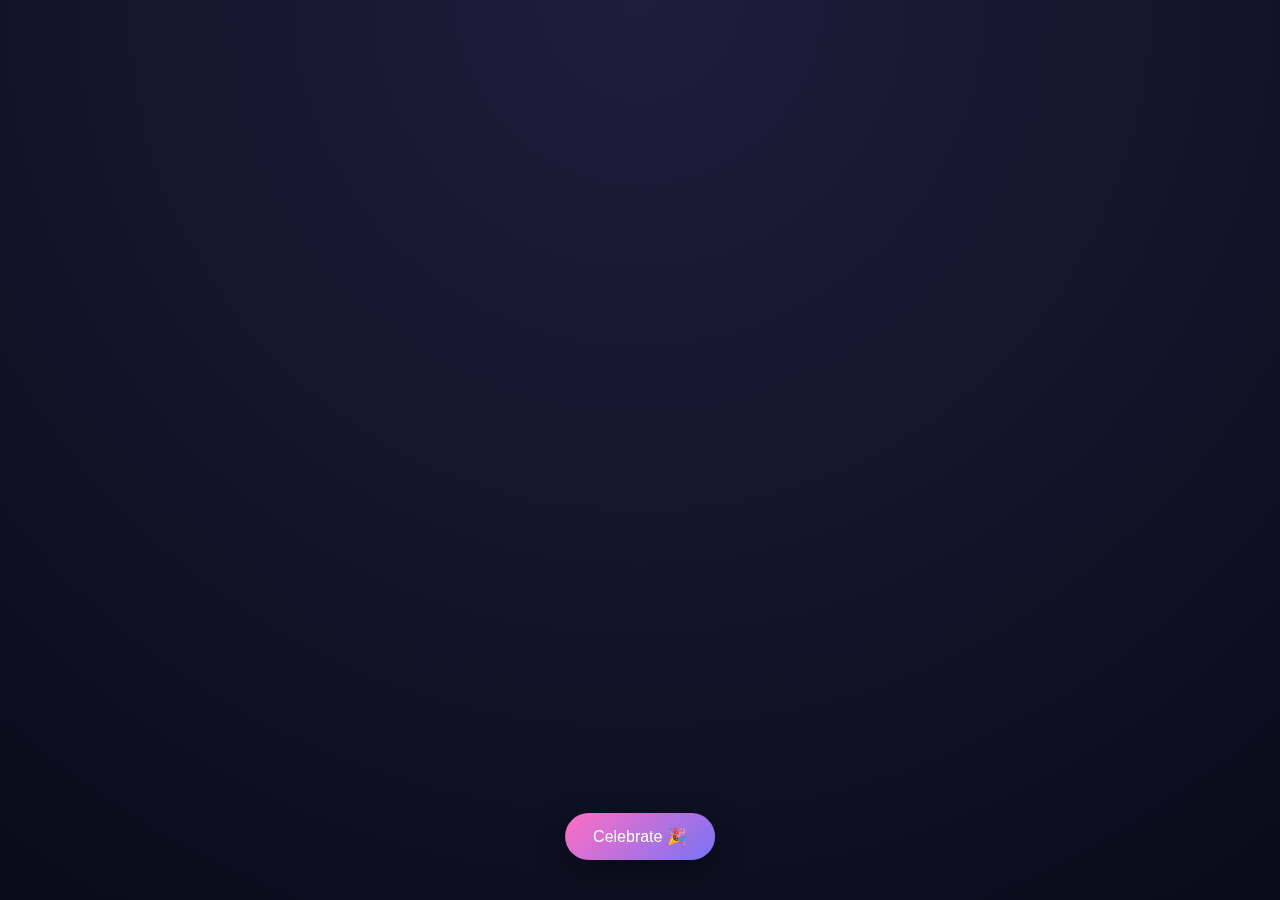
<file: effects/confetti.html>
<!DOCTYPE html>
<html lang="en">
<head>
  <meta charset="UTF-8" />
  <link rel="icon" type="image/svg+xml" href="/favicon.svg">
  <title>Confetti Effect</title>
  <style>
    html, body {
      margin: 0;
      padding: 0;
      height: 100%;
      background: radial-gradient(circle at top, #1b1f3b, #090b1a);
      overflow: hidden;
      font-family: system-ui, sans-serif;
    }

    canvas {
      position: fixed;
      inset: 0;
      pointer-events: none;
    }

    button {
      position: fixed;
      bottom: 40px;
      left: 50%;
      transform: translateX(-50%);
      padding: 14px 28px;
      font-size: 16px;
      border-radius: 30px;
      border: none;
      background: linear-gradient(135deg, #ff6ec4, #7873f5);
      color: white;
      cursor: pointer;
      box-shadow: 0 10px 30px rgba(0,0,0,0.35);
    }

    button:active {
      transform: translateX(-50%) scale(0.96);
    }
  </style>
</head>
<body>

  <canvas id="confetti"></canvas>
  <button id="celebrate">Celebrate 🎉</button>

  <script>
    const canvas = document.getElementById("confetti");
    const ctx = canvas.getContext("2d");

    function resize() {
      canvas.width = window.innerWidth;
      canvas.height = window.innerHeight;
    }
    resize();
    window.addEventListener("resize", resize);

    const COLORS = [
      "#ff6ec4", "#7873f5", "#4ade80",
      "#facc15", "#38bdf8", "#fb7185"
    ];

    const confettiPieces = [];

    class Confetti {
      constructor(x, y) {
        this.x = x;
        this.y = y;
        this.size = Math.random() * 8 + 6;
        this.color = COLORS[Math.floor(Math.random() * COLORS.length)];

        this.vx = (Math.random() - 0.5) * 12;
        this.vy = Math.random() * -15 - 8;

        this.gravity = 0.45;
        this.drag = 0.985;

        this.rotation = Math.random() * Math.PI;
        this.rotationSpeed = (Math.random() - 0.5) * 0.25;
      }

      update() {
        this.vy += this.gravity;
        this.vx *= this.drag;

        this.x += this.vx;
        this.y += this.vy;
        this.rotation += this.rotationSpeed;
      }

      draw() {
        ctx.save();
        ctx.translate(this.x, this.y);
        ctx.rotate(this.rotation);
        ctx.fillStyle = this.color;
        ctx.fillRect(
          -this.size / 2,
          -this.size / 2,
          this.size,
          this.size * 0.6
        );
        ctx.restore();
      }
    }

    function createConfetti(x, y, amount = 140) {
      for (let i = 0; i < amount; i++) {
        confettiPieces.push(new Confetti(x, y));
      }
    }

    function animate() {
      ctx.clearRect(0, 0, canvas.width, canvas.height);

      for (let i = confettiPieces.length - 1; i >= 0; i--) {
        const p = confettiPieces[i];
        p.update();
        p.draw();

        if (p.y > canvas.height + 60) {
          confettiPieces.splice(i, 1);
        }
      }

      requestAnimationFrame(animate);
    }

    animate();

    document.getElementById("celebrate").addEventListener("click", () => {
      createConfetti(canvas.width / 2, canvas.height * 0.3);
    });

    // Optional: click anywhere for confetti
    document.addEventListener("click", (e) => {
      if (e.target.tagName !== "BUTTON") {
        createConfetti(e.clientX, e.clientY, 80);
      }
    });
  </script>

</body>
</html>
</file>
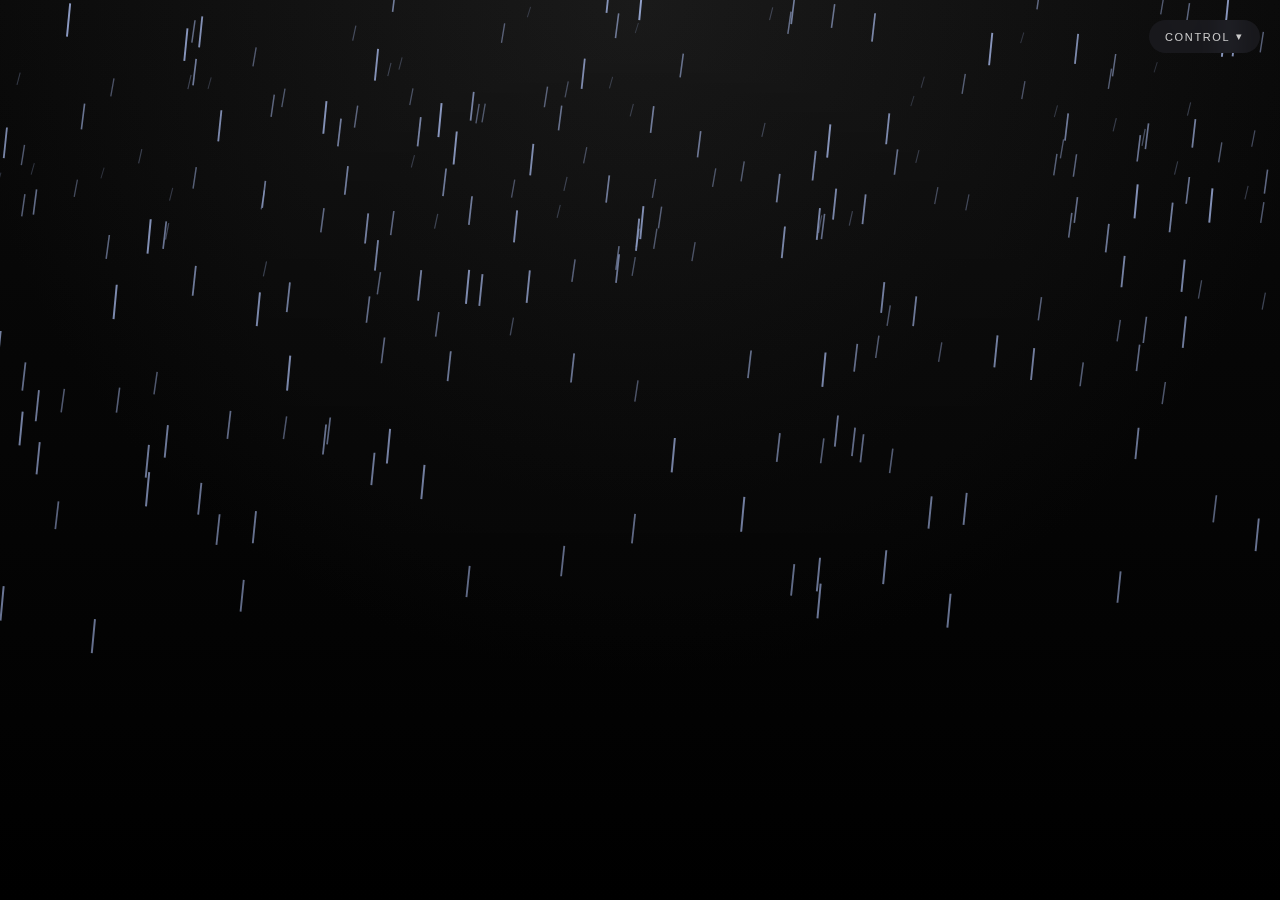
<file: effects/rain.html>
<!DOCTYPE html>
<html lang="en">
<head>
<meta charset="UTF-8" />
<title>Rain Effect</title>

<style>
html, body {
  margin: 0;
  height: 100%;
  background: radial-gradient(circle at top, #111 0%, #000 65%);
  overflow: hidden;
  font-family: system-ui, sans-serif;
}

canvas {
  display: block;
}

.overlay {
  position: fixed;
  inset: 0;
  background: linear-gradient(
    to bottom,
    rgba(255,255,255,0.04),
    rgba(0,0,0,0.4)
  );
  pointer-events: none;
}

/* === DROPDOWN TOGGLE === */

.toggle {
  position: fixed;
  top: 20px;
  right: 20px;
  padding: 10px 16px;
  border-radius: 50px;
  background: rgba(30,30,35,0.7);
  color: #ccc;
  border: none;
  cursor: pointer;
  backdrop-filter: blur(10px);
  letter-spacing: 0.15em;
  font-size: 11px;
  display: flex;
  align-items: center;
  gap: 6px;
}

.toggle span {
  transition: transform 0.35s ease;
}

.toggle.open span {
  transform: rotate(180deg);
}

/* === SLIDING CONTROL PANEL === */

.controls {
  position: fixed;
  top: 60px;
  right: 20px;
  width: 220px;
  padding: 16px;
  border-radius: 12px;
  background: rgba(20, 20, 25, 0.6);
  backdrop-filter: blur(12px);
  box-shadow: 0 20px 40px rgba(0,0,0,0.4);
  color: #bbb;
  letter-spacing: 0.05em;
  font-size: 12px;

  /* animation */
  max-height: 0;
  opacity: 0;
  overflow: hidden;
  transform: translateY(-10px);
  transition:
    max-height 0.45s ease,
    opacity 0.35s ease,
    transform 0.35s ease;
}

.controls.open {
  max-height: 260px;
  opacity: 1;
  transform: translateY(0);
}

.controls label {
  display: block;
  margin-top: 12px;
  opacity: 0.7;
}

.controls input {
  width: 100%;
  margin-top: 6px;
}
</style>
</head>
<body>

<canvas id="rain"></canvas>
<div class="overlay"></div>

<button class="toggle" id="toggle">
  CONTROL <span>▾</span>
</button>

<div class="controls" id="controls">
  <label>RAIN AMOUNT</label>
  <input type="range" min="100" max="1200" value="500" id="amount">

  <label>WIND</label>
  <input type="range" min="-3" max="3" step="0.1" value="-0.4" id="wind">

  <label>SPEED</label>
  <input type="range" min="1" max="15" step="0.5" value="6" id="speed">
</div>

<script>
const canvas = document.getElementById("rain");
const ctx = canvas.getContext("2d");

let width, height, dpr;
let drops = [];

let DROP_COUNT = 500;
let WIND = -0.4;
let SPEED_MULT = 1;

function resize() {
  dpr = window.devicePixelRatio || 1;
  width = innerWidth;
  height = innerHeight;

  canvas.width = width * dpr;
  canvas.height = height * dpr;
  canvas.style.width = width + "px";
  canvas.style.height = height + "px";
  ctx.setTransform(dpr, 0, 0, dpr, 0, 0);
}

class Drop {
  constructor(z = Math.random()) {
    this.z = z;
    this.reset();
  }

  reset() {
    this.x = Math.random() * width;
    this.y = Math.random() * -height;
    this.length = 10 + this.z * 25;
    this.speed = (4 + this.z * 10) * SPEED_MULT;
    this.opacity = 0.2 + this.z * 0.6;
  }

  update() {
    this.x += WIND * this.z;
    this.y += this.speed;
    if (this.y > height) {
      this.reset();
      this.y = 0;
    }
  }

  draw() {
    ctx.strokeStyle = `rgba(180,200,255,${this.opacity})`;
    ctx.lineWidth = 1 + this.z;
    ctx.beginPath();
    ctx.moveTo(this.x, this.y);
    ctx.lineTo(this.x + WIND * 8, this.y + this.length);
    ctx.stroke();
  }
}

function init() {
  drops = [];
  for (let i = 0; i < DROP_COUNT; i++) {
    drops.push(new Drop());
  }
}

function animate() {
  ctx.clearRect(0, 0, width, height);
  for (const d of drops) {
    d.update();
    d.draw();
  }
  requestAnimationFrame(animate);
}

/* === UI LOGIC === */

const toggle = document.getElementById("toggle");
const controls = document.getElementById("controls");

toggle.onclick = () => {
  toggle.classList.toggle("open");
  controls.classList.toggle("open");
};

document.getElementById("amount").oninput = e => {
  DROP_COUNT = +e.target.value;
  init();
};

document.getElementById("wind").oninput = e => {
  WIND = +e.target.value;
};

document.getElementById("speed").oninput = e => {
  SPEED_MULT = +e.target.value;
  drops.forEach(d => d.reset());
};

window.onresize = () => {
  resize();
  init();
};

resize();
init();
animate();
</script>

</body>
</html>
</file>
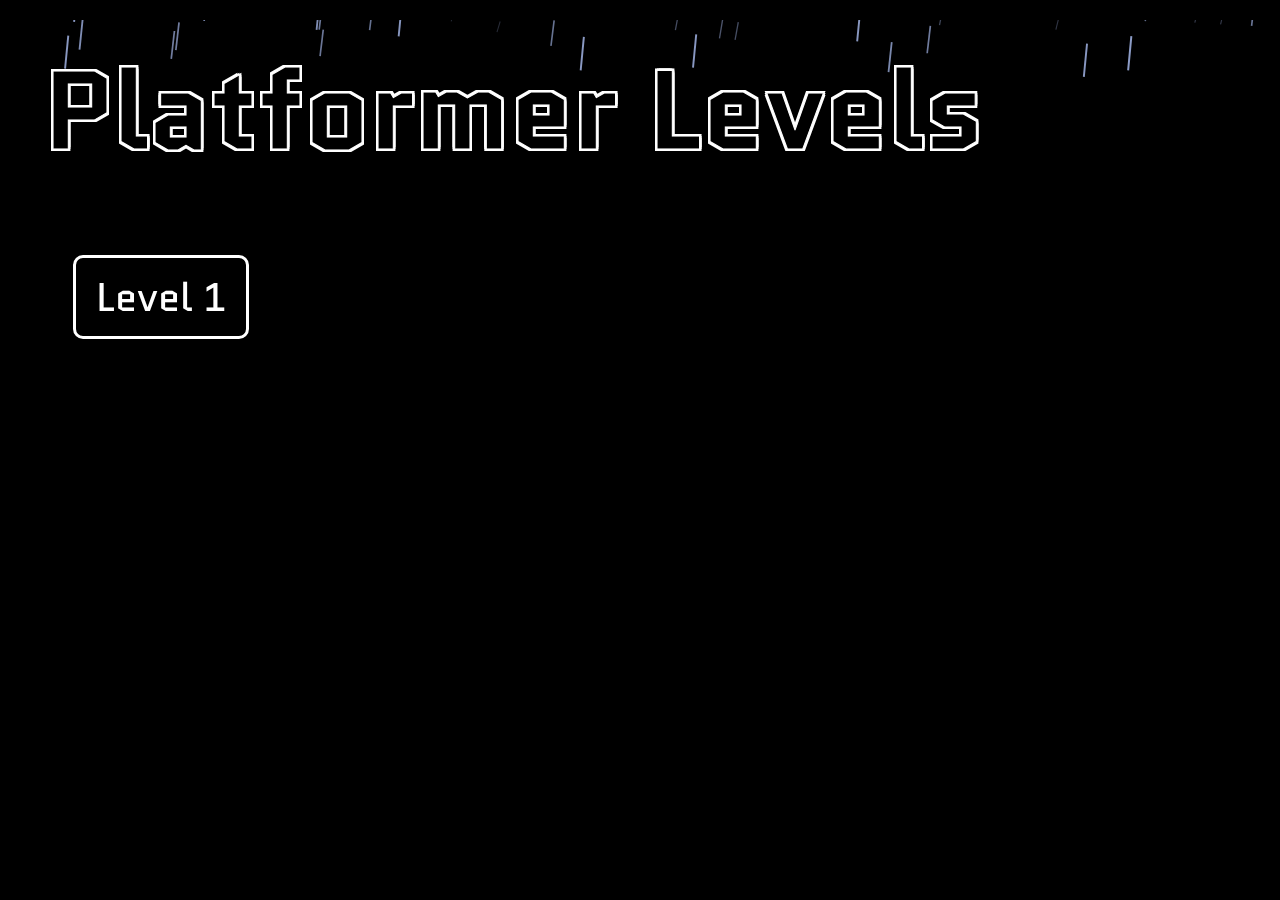
<file: platformer/platformer-menu/platformer-menu.html>
<!DOCTYPE html>
<html lang="en">
<head>
    <meta charset="UTF-8">
    <meta name="viewport" content="width=device-width, initial-scale=1.0">
    <title>Platformer Menu</title>
    <link href="https://fonts.googleapis.com/css2?family=Quantico:ital,wght@0,400;0,700;1,400;1,700&display=swap" rel="stylesheet">
    <link rel="stylesheet" href="platformer-menu.css">
</head>
<body style="background-color: black;">
    <canvas id="rain"></canvas>
    <div class="menu-container">
        <h1 class="menu-title">Platformer Levels</h1>
        <div class="menu-levels">
            <button class="menu-button" onclick="startLevel(1)">Level 1</button>
        </div>
    </div>

    <script>
    function startLevel(level) {
        switch(level) {
            case 1:
                window.location.href = "../platformer-levels/platformer_level_1/level_1.html";
                break;
            default:
                alert("Level not found!");
        }
    }
    </script>
    
        <script>
        (function(){
        const canvas = document.getElementById("rain");
        const ctx = canvas.getContext("2d");

        ctx.fillStyle = "black";

        let width, height, dpr;
        let drops = [];

        let DROP_COUNT = 500;
        let WIND = -0.4;
        let SPEED_MULT = 1;

        function resize() {
            dpr = window.devicePixelRatio || 1;
            width = innerWidth;
            height = innerHeight;

            canvas.width = width * dpr;
            canvas.height = height * dpr;
            canvas.style.width = width + "px";
            canvas.style.height = height + "px";
            ctx.setTransform(dpr, 0, 0, dpr, 0, 0);
        }

        class Drop {
            constructor(z = Math.random()) {
                this.z = z;
                this.reset();
            }

            reset() {
                this.x = Math.random() * width;
                this.y = Math.random() * -height;
                this.length = 10 + this.z * 25;
                this.speed = (4 + this.z * 10) * SPEED_MULT;
                this.opacity = 0.2 + this.z * 0.6;
            }

            update() {
                this.x += WIND * this.z;
                this.y += this.speed;
                if (this.y > height) {
                    this.reset();
                    this.y = 0;
                }
            }

            draw() {
                ctx.strokeStyle = `rgba(180,200,255,${this.opacity})`;
                ctx.lineWidth = 1 + this.z;
                ctx.beginPath();
                ctx.moveTo(this.x, this.y);
                ctx.lineTo(this.x + WIND * 8, this.y + this.length);
                ctx.stroke();
            }
        }

        function init() {
            drops = [];
            for (let i = 0; i < DROP_COUNT; i++) {
                drops.push(new Drop());
            }
        }

        function animate() {
            ctx.clearRect(0, 0, width, height);
            ctx.fillRect(0, 0, width, height);
            for (const d of drops) {
                d.update();
                d.draw();
            }
            requestAnimationFrame(animate);
        }

        // Optional controls from the original effect are only wired if present
        const toggle = document.getElementById("toggle");
        const controls = document.getElementById("controls");

        if (toggle && controls) {
            toggle.onclick = () => {
                toggle.classList.toggle("open");
                controls.classList.toggle("open");
            };

            const amount = document.getElementById("amount");
            const wind = document.getElementById("wind");
            const speed = document.getElementById("speed");

            if (amount) amount.oninput = e => { DROP_COUNT = +e.target.value; init(); };
            if (wind) wind.oninput = e => { WIND = +e.target.value; };
            if (speed) speed.oninput = e => { SPEED_MULT = +e.target.value; drops.forEach(d => d.reset()); };
        }

        window.onresize = () => { resize(); init(); };

        resize();
        init();
        animate();
        })();
        </script>
    </body>
</html>
</file>
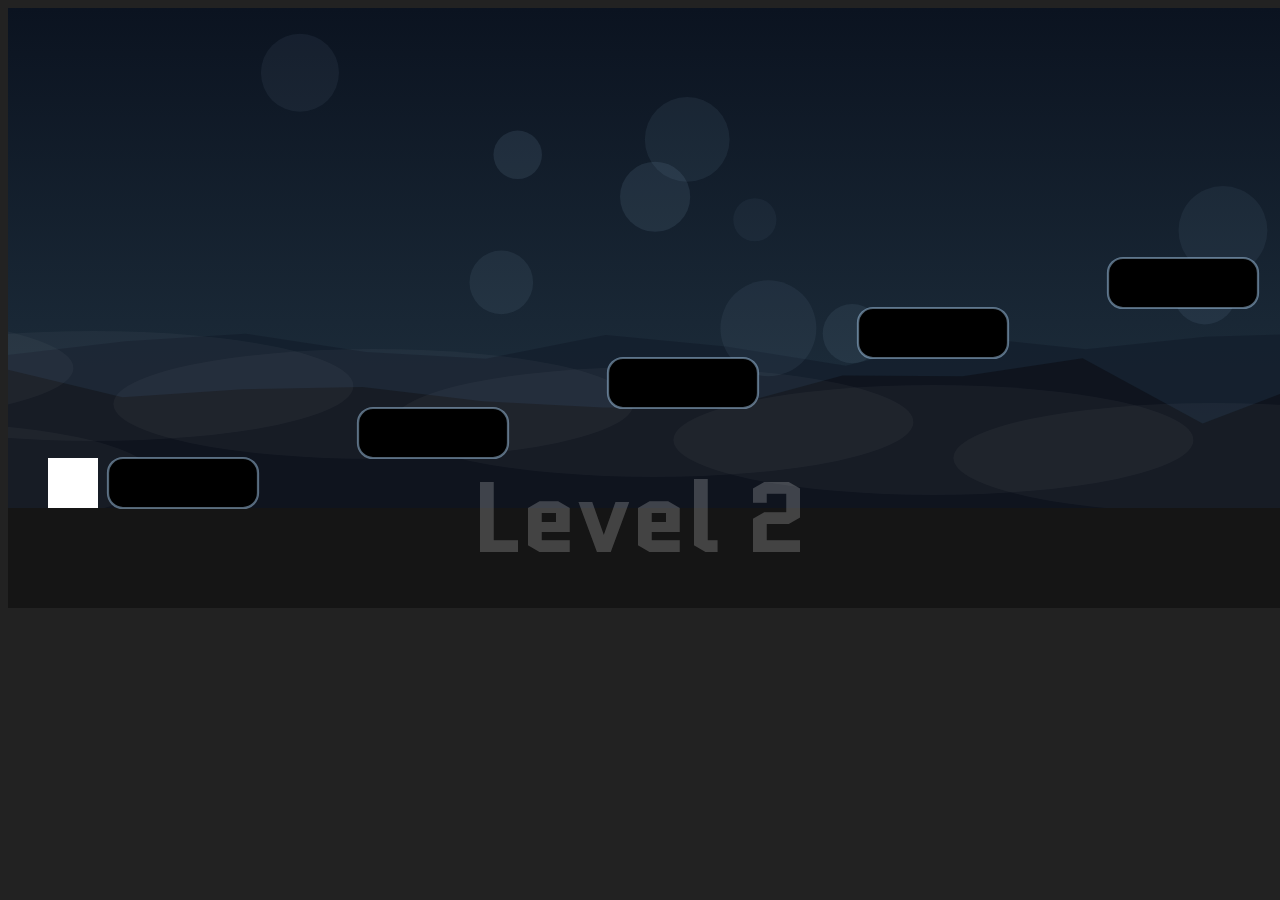
<file: platformer/platformer-levels/platformer_level_2/level_2.html>
<!DOCTYPE html>
<html lang="en">
<head>
    <meta charset="UTF-8">
    <meta name="viewport" content="width=device-width, initial-scale=1.0">
    <title>Level 2</title>
    <link rel="stylesheet" href="level_2.css">
    <link href="https://fonts.googleapis.com/css2?family=Quantico:ital,wght@0,400;0,700;1,400;1,700&display=swap" rel="stylesheet">
</head>
<body id="true-background" style="background: rgb(34, 34, 34);">
    <h1 id="level-title">Level 2</h1>

    <!-- CANVASES -->
    <canvas id="game-background" width="1350" height="600"></canvas>
    <canvas id="game-objects" width="1350" height="600"></canvas>
    <canvas id="game-character" width="1350" height="600"></canvas>

    <!-- COMPLETION OVERLAY -->
    <div id="completion-overlay">
        <h2 id="completion-message"></h2>
        <button id="back-to-levels">Back to Levels</button>
        <button id="next-level">Coming Soon!</button>
    </div>

    <!-- MOBILE BUTTONS -->
    <div id="mobile-controls">
        <div id="mobile-controls-left">
            <button id="left" class="control-btn">◀</button>
            <button id="right" class="control-btn">▶</button>
        </div>
        <div id="mobile-controls-right">
            <button id="up" class="control-btn">▲</button>
        </div>
    </div>

    <script src="level_2.js"></script>
</body>
</html>
</file>
<file: platformer/platformer-menu/platformer-menu.css>
.menu-title {
    font-family: Quantico, sans-serif;
    font-size: 7em;
    margin-top: 20px;
    font-weight: bold;
    position: relative;
    top: 10px;
    left: 35px;
    -webkit-text-stroke: 1px white;
    /* Text shadow to create an outline effect */
    text-shadow:
        2px 2px 0 white,
       -2px 2px 0 white,
        2px -2px 0 white,
       -2px -2px 0 white,
        0px 2px 0 white,
        2px 0px 0 white,
        0px -2px 0 white,
       -2px 0px 0 white;
       /* end of outline effect */
}

#rain {
    z-index: -1;
    position: fixed;
}

.menu-button {
    position: relative;
    left: 50px;
    display: flex;
    flex-direction: column;
    align-items: flex-start;
    font-family: 'Quantico', sans-serif;
    font-size: 2.5em;
    padding: 10px 20px;
    margin: 15px;
    cursor: pointer;
    border: 3px solid white;
    border-radius: 10px;
    background-color: transparent;
    color: white;
    transition: background-color 0.3s;
}
</file>
<file: platformer/platformer-levels/platformer_level_2/level_2.css>
canvas {
    position: absolute;
}

#level-title {
    position: absolute;
    top: 50%;
    left: 50%;
    transform: translate(-50%, -50%);
    color: white;
    font-family: "Quantico", sans-serif;
    font-size: 100px;
    opacity: 0.2;
    z-index: 2;
}

#true-background {
    z-index: 0;
}

#game-background {
    z-index: 1;
}

#game-objects {
    z-index: 3;
}

#game-character {
    z-index: 4;
}

#completion-overlay {
    position: absolute;
    top: 0;
    left: 0;
    width: 100%;
    height: 100%;
    background: rgba(0,0,0,0.8);
    color: white;
    text-align: center;
    display: none;
    flex-direction: column;
    justify-content: center;
    align-items: center;
    z-index: 10;
}

#completion-message {
    font-family: "Quantico", sans-serif;
    font-size: 48px;
    margin-bottom: 20px;
}

button {
    font-family: "Quantico", sans-serif;
    font-size: 24px;
    padding: 10px 20px;
    margin: 10px;
    background: #00bfff;
    color: white;
    border: none;
    cursor: pointer;
}

button:hover {
    background: #0099cc;
}
</file>
